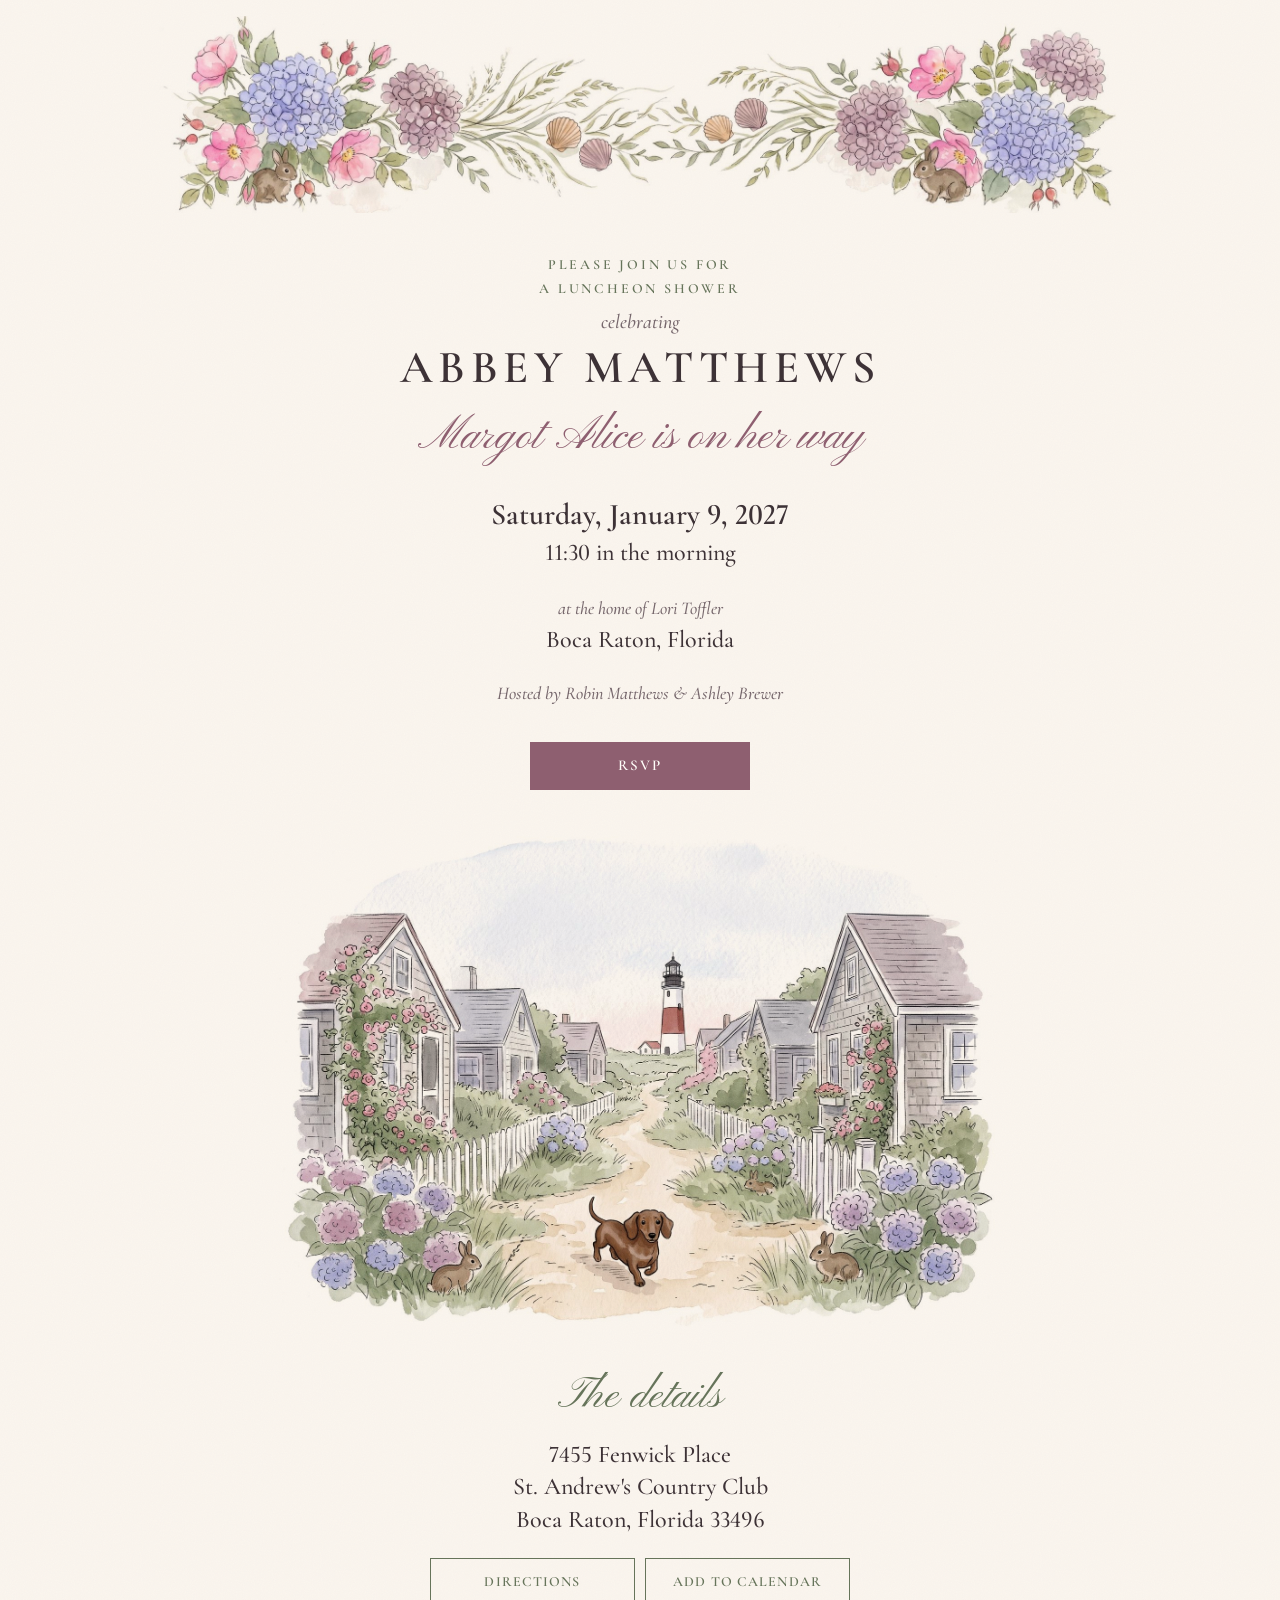
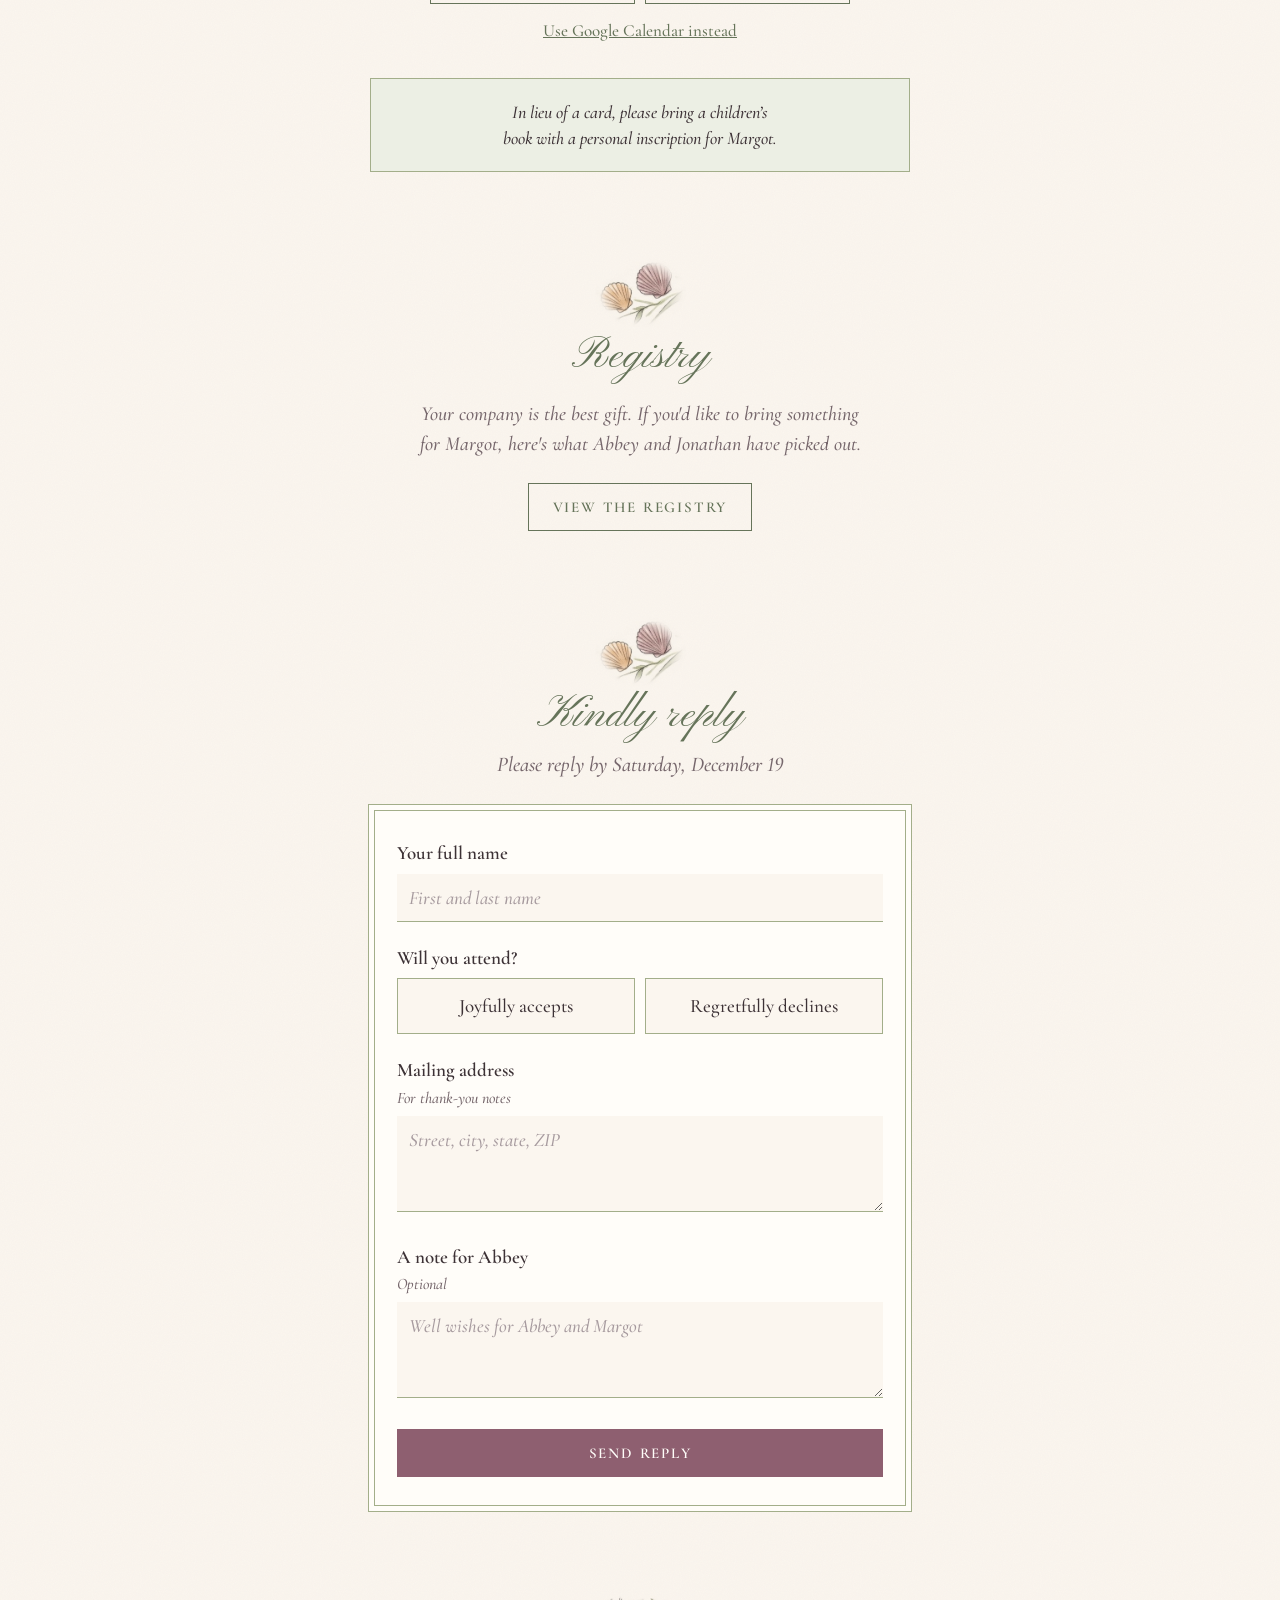
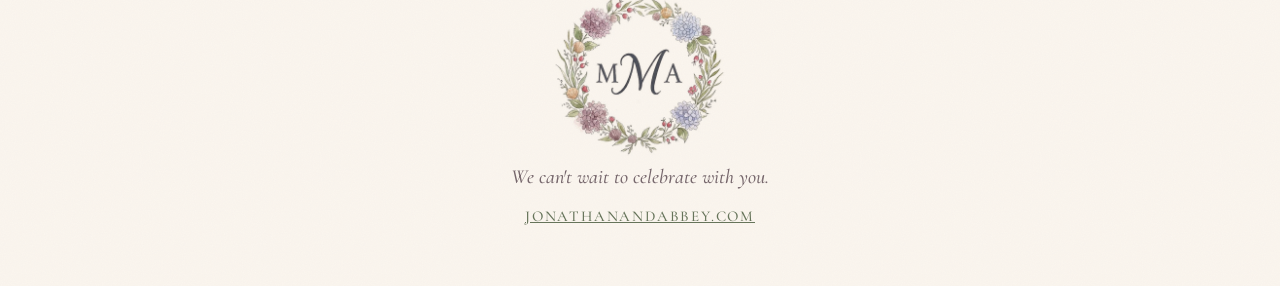
<file: index.html>
<!doctype html>
<html lang="en">
<head>
<meta charset="utf-8">
<meta name="viewport" content="width=device-width, initial-scale=1">
<title>A Luncheon Shower for Abbey Matthews</title>
<meta name="description" content="Margot Alice is on her way Saturday, January 9, 2027 in Boca Raton. Details, RSVP and registry.">
<!-- Link previews (iMessage, WhatsApp, Facebook, email) -->
<meta property="og:type" content="website">
<meta property="og:title" content="A Luncheon Shower for Abbey Matthews">
<meta property="og:description" content="Margot Alice is on her way Saturday, January 9 · Boca Raton. Tap to RSVP.">
<meta property="og:url" content="https://baby.jonathanandabbey.com/">
<meta property="og:image" content="https://baby.jonathanandabbey.com/og.jpg">
<meta property="og:image:width" content="1200">
<meta property="og:image:height" content="630">
<meta property="og:image:alt" content="Watercolor invitation: A Luncheon Shower celebrating Abbey Matthews">
<meta name="twitter:card" content="summary_large_image">
<meta name="theme-color" content="#FBF6EF">
<link rel="icon" href="favicon.png" type="image/png">
<link rel="apple-touch-icon" href="apple-touch-icon.png">
<link rel="preconnect" href="https://fonts.googleapis.com">
<link rel="preconnect" href="https://fonts.gstatic.com" crossorigin>
<link href="https://fonts.googleapis.com/css2?family=Cormorant+Garamond:ital,wght@0,500;0,600;1,500&family=Pinyon+Script&display=swap" rel="stylesheet">
<link rel="stylesheet" href="style.css">
<script src="config.js"></script>
</head>
<body>

<div class="garland"><img src="art/garland.jpg" alt="" width="2000" height="408"></div>

<main class="wrap">
  <header class="invite">
    <p class="lead" id="lead"></p>
    <p class="celebrating">celebrating</p>
    <h1 class="honoree" id="honoree"></h1>
    <p class="tagline" id="tagline"></p>
    <div class="facts">
      <p class="key date" id="date"></p>
      <p class="key time" id="time"></p>
      <p class="subtext venue" id="venue"></p>
      <p class="key town" id="town"></p>
      <p class="subtext hosts" id="hosts"></p>
    </div>
    <a class="btn primary cta" href="#rsvp">RSVP</a>
  </header>

  <div class="painting"><img src="art/sconset.jpg" alt="Watercolor of a rose-covered cottage lane in 'Sconset, Nantucket, with a dachshund trotting toward you, bunnies in the hydrangeas and Sankaty Head Lighthouse in the distance" width="1600" height="1085"></div>

  <section class="details" aria-labelledby="h-details">
    <h2 id="h-details">The details</h2>
    <div class="facts">
      <div class="key addr" id="addr"></div>
    </div>
    <div class="btn-row">
      <a class="btn" id="dir" target="_blank" rel="noopener">Directions</a>
      <button class="btn" type="button" id="cal">Add to calendar</button>
    </div>
    <p class="small-link" id="gcal-wrap"><a id="gcal" target="_blank" rel="noopener">Use Google Calendar instead</a></p>
    <ul class="notes hidden" id="notes"></ul>
  </section>

  <section aria-labelledby="h-registry">
    <img class="shell" src="art/shells.png" alt="">
    <h2 id="h-registry">Registry</h2>
    <p class="lede">Your company is the best gift. If you'd like to bring something for Margot, here's what Abbey and Jonathan have picked out.</p>
    <a class="btn" id="registry-btn" target="_blank" rel="noopener"></a>
  </section>

  <section id="rsvp" aria-labelledby="h-rsvp">
    <img class="shell" src="art/shells.png" alt="">
    <h2 id="h-rsvp">Kindly reply</h2>
    <p class="sub" id="rsvpby"></p>

    <div class="card">
      <div id="already" class="hidden" style="text-align:center">
        <p style="margin-top:0">You've already replied as <strong id="already-name"></strong>.</p>
        <button class="btn" type="button" id="rsvp-again">Reply for someone else</button>
      </div>

      <form id="rsvp-form" novalidate>
        <div class="field">
          <label class="lbl" for="name">Your full name</label>
          <input type="text" id="name" maxlength="80" autocomplete="name" placeholder="First and last name">
        </div>
        <fieldset class="field">
          <legend class="lbl">Will you attend?</legend>
          <div class="choices">
            <label class="choice"><input type="radio" name="attending" value="yes"><span>Joyfully accepts</span></label>
            <label class="choice"><input type="radio" name="attending" value="no"><span>Regretfully declines</span></label>
          </div>
        </fieldset>

        <div id="yes-fields" class="hidden">
          <div class="field">
            <label class="lbl" for="count">How many in your party?</label>
            <select id="count"></select>
          </div>
          <div id="guest-names"></div>
          <div class="field">
            <label class="lbl" for="contact">Email or phone <span class="opt">So we can send a reminder the week before</span></label>
            <input type="text" id="contact" maxlength="120" autocomplete="email" placeholder="you@email.com or (561) 555-0123">
          </div>
        </div>

        <div class="field">
          <label class="lbl" for="address">Mailing address <span class="opt">For thank-you notes</span></label>
          <textarea id="address" maxlength="300" rows="3" autocomplete="street-address" placeholder="Street, city, state, ZIP"></textarea>
        </div>
        <div class="field">
          <label class="lbl" for="note">A note for Abbey <span class="opt">Optional</span></label>
          <textarea id="note" maxlength="500" placeholder="Well wishes for Abbey and Margot"></textarea>
        </div>
        <div class="hp" aria-hidden="true"><label>Leave blank <input type="text" id="website" tabindex="-1" autocomplete="off"></label></div>
        <button class="btn primary wide" type="submit" id="submit">Send reply</button>
        <p class="err hidden" id="err" role="alert"></p>
      </form>

      <div id="done" class="done hidden" role="status">
        <img class="shell" src="art/shells.png" alt="">
        <h3 id="done-title"></h3>
        <p id="done-msg"></p>
      </div>

      <p class="demo hidden" id="demo">Preview mode: Firebase isn't connected yet, so replies aren't saved.</p>
    </div>
  </section>
</main>

<footer>
  <img class="mono" src="art/monogram.jpg" alt="Margot Alice Matthews monogram" width="700" height="656">
  <p>We can't wait to celebrate with you.</p>
  <a href="https://jonathanandabbey.com">jonathanandabbey.com</a>
</footer>

<script>
(function(){
  const E = window.SHOWER, FB = window.SHOWER_FIREBASE;
  const $ = id => document.getElementById(id);
  const esc = s => String(s).replace(/[&<>"']/g, c => ({"&":"&amp;","<":"&lt;",">":"&gt;",'"':"&quot;","'":"&#39;"}[c]));
  const soon = t => `<span class="soon">${t}</span>`;
  const store = {
    get(k){ try { return localStorage.getItem(k); } catch(e){ return null; } },
    set(k,v){ try { localStorage.setItem(k,v); } catch(e){} },
  };
  const ord = n => n + (n % 100 >= 11 && n % 100 <= 13 ? "th" : ({1:"st",2:"nd",3:"rd"}[n % 10] || "th"));
  const parts = (d, tz) => Object.fromEntries(new Intl.DateTimeFormat("en-US", {weekday:"long", month:"long", day:"numeric", year:"numeric", hour:"numeric", minute:"2-digit", hourCycle:"h23", timeZone:tz}).formatToParts(d).map(p => [p.type, p.value]));
  const clock = p => { const h = +p.hour % 12 || 12; return p.minute === "00" ? h + " o'clock" : h + ":" + p.minute; };
  const period = p => +p.hour < 12 ? "in the morning" : +p.hour < 17 ? "in the afternoon" : "in the evening";

  // Invitation text
  $("lead").innerHTML = `${esc(E.inviteLead)}<br>${esc(E.title.toLowerCase())}`;
  $("honoree").textContent = E.celebrating;
  E.tagline ? $("tagline").textContent = E.tagline : $("tagline").remove();
  E.hostedBy ? $("hosts").textContent = E.hostedBy.replace(" and ", " & ") : $("hosts").remove();
  const details = `${E.title} celebrating ${E.celebrating}. ${E.hostedBy || ""}. Details & RSVP: ${E.siteUrl}`;

  // When / where
  const start = new Date(E.start), end = E.end ? new Date(E.end) : new Date(start.getTime() + 3*3600e3);
  const tz = E.timeZone, lines = E.addressLines || [];
  const where = [E.venueName ? "Home of " + E.venueName.replace(/^the home of /i, "") : null, ...lines].filter(Boolean).join(", ");
  const p = parts(start, tz);
  const dayText = `${p.weekday}, ${p.month} ${+p.day}`;
  $("date").textContent = `${dayText}, ${p.year}`;
  $("time").textContent = E.end ? `${clock(p)} to ${clock(parts(end, tz))} ${period(parts(end, tz))}` : `${clock(p).replace(" o'clock", ":00")} ${period(p)}`;
  E.venueName ? $("venue").textContent = "at " + E.venueName : $("venue").remove();
  $("addr").innerHTML = lines.map(l => `<p>${esc(l)}</p>`).join("");
  lines.length ? $("town").textContent = lines[lines.length - 1].replace(/\s+\d{5}(-\d{4})?$/, "") : $("town").remove();

  const z = dt => dt.toISOString().replace(/[-:]/g, "").replace(/\.\d{3}/, "");
  const title = `${E.title} for ${E.celebrating}`;
  const gcal = "https://calendar.google.com/calendar/render?action=TEMPLATE&text=" + encodeURIComponent(title)
    + "&dates=" + z(start) + "/" + z(end) + "&details=" + encodeURIComponent(details) + "&location=" + encodeURIComponent(where);
  const isAndroid = /android/i.test(navigator.userAgent), isApple = /iphone|ipad|ipod|macintosh/i.test(navigator.userAgent);
  $("gcal").href = gcal;
  if (isAndroid) $("gcal-wrap").remove();
  $("cal").onclick = () => {
    if (isAndroid) return window.open(gcal, "_blank");
    const x = s => String(s).replace(/\\/g,"\\\\").replace(/;/g,"\\;").replace(/,/g,"\\,").replace(/\n/g,"\\n");
    const ics = ["BEGIN:VCALENDAR","VERSION:2.0","PRODID:-//jonathanandabbey//shower//EN","CALSCALE:GREGORIAN","BEGIN:VEVENT",
      "UID:shower-" + z(start) + "@jonathanandabbey.com","DTSTAMP:" + z(new Date()),"DTSTART:" + z(start),"DTEND:" + z(end),
      "SUMMARY:" + x(title),"LOCATION:" + x(where),"DESCRIPTION:" + x(details),"URL:" + E.siteUrl,
      "BEGIN:VALARM","TRIGGER:-P1D","ACTION:DISPLAY","DESCRIPTION:" + x(title + " is tomorrow"),"END:VALARM","END:VEVENT","END:VCALENDAR"].join("\r\n");
    const a = document.createElement("a");
    a.href = URL.createObjectURL(new Blob([ics], {type:"text/calendar"}));
    a.download = "luncheon-shower.ics"; document.body.appendChild(a); a.click(); a.remove();
  };
  const q = encodeURIComponent(E.mapQuery || where);
  $("dir").href = isApple ? `https://maps.apple.com/?q=${q}` : `https://www.google.com/maps/search/?api=1&query=${q}`;

  // RSVP-by
  if (E.rsvpBy) {
    const [y,m,d] = E.rsvpBy.split("-").map(Number);
    const by = new Date(y, m-1, d);
    $("rsvpby").textContent = "Please reply by " + new Intl.DateTimeFormat("en-US",{weekday:"long", month:"long", day:"numeric"}).format(by);
  } else { $("rsvpby").remove(); }

  // Notes
  if (E.notes && E.notes.length) { $("notes").innerHTML = E.notes.map(n => `<li>${esc(n)}</li>`).join(""); $("notes").classList.remove("hidden"); }

  // Registry
  const rb = $("registry-btn");
  if (E.registryUrl) { rb.href = E.registryUrl; rb.textContent = "View the registry"; }
  else { rb.textContent = "Registry coming soon"; rb.setAttribute("aria-disabled","true"); rb.removeAttribute("href"); }

  // RSVP form
  const form = $("rsvp-form"), countSel = $("count");
  for (let i = 1; i <= (E.maxPartySize || 6); i++) countSel.add(new Option(i === 1 ? "Just me" : i + " people, including me", i));
  const renderGuests = () => {
    const n = +countSel.value, box = $("guest-names"), keep = [...box.querySelectorAll("input")].map(i => i.value);
    let h = "";
    for (let i = 2; i <= n; i++) h += `<div class="field"><label class="lbl" for="g${i}">Guest ${i} full name</label><input type="text" id="g${i}" maxlength="80" placeholder="First and last name" value="${esc(keep[i-2] || "")}"></div>`;
    box.innerHTML = h;
  };
  countSel.addEventListener("change", renderGuests);
  form.addEventListener("change", e => {
    if (e.target.name === "attending") $("yes-fields").classList.toggle("hidden", e.target.value !== "yes");
  });

  const demo = !FB || !FB.apiKey || FB.apiKey.startsWith("PASTE");
  if (demo) $("demo").classList.remove("hidden");

  let dbPromise = null;
  const getDb = () => dbPromise || (dbPromise = (async () => {
    const base = "https://www.gstatic.com/firebasejs/10.12.2/";
    const [{initializeApp}, db] = await Promise.all([import(base+"firebase-app.js"), import(base+"firebase-database.js")]);
    return { db: db.getDatabase(initializeApp(FB)), ...db };
  })());

  const prev = store.get("shower_rsvp_name");
  if (prev) { $("already-name").textContent = prev; $("already").classList.remove("hidden"); form.classList.add("hidden"); }
  $("rsvp-again").onclick = () => {
    $("already").classList.add("hidden"); $("done").classList.add("hidden");
    form.reset(); form.classList.remove("hidden"); $("yes-fields").classList.add("hidden"); $("guest-names").innerHTML = ""; $("name").focus();
  };

  const fail = (msg, el) => { $("err").textContent = msg; $("err").classList.remove("hidden"); if (el) el.focus(); };

  form.addEventListener("submit", async e => {
    e.preventDefault();
    $("err").classList.add("hidden");
    const name = $("name").value.trim().slice(0, 80);
    const att = form.querySelector("input[name=attending]:checked");
    if (!name) return fail("Add your full name so the hosts know who's replying.", $("name"));
    if (!att) return fail("Choose whether you'll attend.");
    const attending = att.value === "yes";
    const rec = { name, attending, count: attending ? +countSel.value : 0 };
    if (attending) {
      const guests = [...$("guest-names").querySelectorAll("input")].map(i => i.value.trim().slice(0, 80));
      const missing = guests.findIndex(g => !g);
      if (missing > -1) return fail(`Add Guest ${missing + 2}'s full name for the gate list.`, $("g" + (missing + 2)));
      if (guests.length) rec.guests = guests;
      const contact = $("contact").value.trim().slice(0, 120);
      if (contact) rec.contact = contact;
    }
    const address = $("address").value.trim().slice(0, 300);
    if (address) rec.address = address;
    const note = $("note").value.trim().slice(0, 500);
    if (note) rec.note = note;

    const done = () => {
      store.set("shower_rsvp_name", name);
      form.classList.add("hidden");
      $("done-title").textContent = attending ? "Thank you!" : "We'll miss you";
      $("done-msg").textContent = attending
        ? `We have you down for ${rec.count === 1 ? "1 guest" : rec.count + " guests"}.` + (dayText ? ` See you ${dayText}.` : "")
        : "Thank you for letting us know.";
      $("done").classList.remove("hidden");
    };

    if ($("website").value) return done();   // honeypot: bots get a fake success
    if (demo) return done();

    const btn = $("submit"); btn.disabled = true; btn.textContent = "Sending…";
    try {
      const { db, ref, push, serverTimestamp } = await getDb();
      rec.ts = serverTimestamp();
      await push(ref(db, "rsvps"), rec);
      done();
    } catch (err) {
      console.error(err);
      fail("Your reply didn't send. Check your connection and try again, or text Jonathan.");
    } finally {
      btn.disabled = false; btn.textContent = "Send reply";
    }
  });
})();
</script>
</body>
</html>
</file>
<file: style.css>
:root{
  --cream:#FBF6EF;
  --paper:#FFFDF9;
  --ink:#3D3236;        /* warm plum-charcoal */
  --ink-soft:#76676C;
  --mauve:#B98A9A;      /* gingham + rules */
  --mauve-deep:#8E5F70; /* buttons, links */
  --blush:#EFDDE0;
  --script:"Pinyon Script", "Snell Roundhand", cursive;
  --serif:"Cormorant Garamond", "Cormorant", Garamond, Georgia, serif;
}
*{box-sizing:border-box}
html{-webkit-text-size-adjust:100%; scroll-behavior:smooth}
body{
  margin:0; color:var(--ink); font-family:var(--serif); font-weight:500; font-size:20px; line-height:1.5;
  background-color:var(--cream);
  /* faint paper tooth */
  background-image:url("data:image/svg+xml,%3Csvg xmlns='http://www.w3.org/2000/svg' width='180' height='180'%3E%3Cfilter id='n'%3E%3CfeTurbulence type='fractalNoise' baseFrequency='.9' numOctaves='2' stitchTiles='stitch'/%3E%3CfeColorMatrix values='0 0 0 0 .45 0 0 0 0 .38 0 0 0 0 .35 0 0 0 .05 0'/%3E%3C/filter%3E%3Crect width='100%25' height='100%25' filter='url(%23n)'/%3E%3C/svg%3E");
}
.wrap{max-width:600px; margin:0 auto; padding:0 clamp(18px, 6vw, 28px)}

/* ── Hero: the invitation */
.garland{max-width:980px; margin:0 auto; padding:10px 6px 0}
.garland img{display:block; width:100%; height:auto; mix-blend-mode:multiply}
.invite{text-align:center; padding:26px 0 60px}
.painting{margin:4px -16px 0; mix-blend-mode:multiply}
.painting img{display:block; width:100%; height:auto; mix-blend-mode:multiply}
.caps{font-weight:600; font-size:14px; letter-spacing:.2em; text-transform:uppercase; line-height:1.9; margin:0}
h1{font-family:var(--script); font-weight:400; font-size:clamp(28px,7.6vw,38px); line-height:1.15; margin:6px 0 6px; color:var(--ink)}
.celebrating{font-style:italic; font-size:21px; margin:0}
.honoree{font-weight:600; font-size:clamp(23px,6.8vw,34px); line-height:1.15; letter-spacing:.14em; text-transform:uppercase; margin:4px 0 0}
.tagline{font-family:var(--script); font-size:clamp(23px,6.2vw,28px); color:var(--mauve-deep); margin:12px 0 0; line-height:1.3}
.rule{width:56px; height:1px; background:var(--mauve); margin:34px auto}
.at{font-style:italic; margin:18px 0 0}
.venue{font-family:var(--script); font-size:32px; line-height:1.2; margin:2px 0 4px}
.hosts{font-style:italic; color:var(--ink-soft); margin:14px 0 0}
.facts p{margin:0; font-size:21px; line-height:1.4}
.facts .date{font-weight:600; font-size:23px}
.facts .venue{font-family:var(--serif); font-style:italic; font-size:18px; color:var(--ink-soft); margin-top:14px}
.facts .hosts{margin-top:16px; font-size:18px}
.invite .cta{margin-top:32px; min-width:220px}
.small-link{margin:14px 0 0; font-size:17px}
.small-link a{color:var(--mauve-deep)}

/* ── Buttons */
.btn{display:inline-flex; align-items:center; justify-content:center; min-height:48px; padding:10px 24px;
  font-family:var(--serif); font-weight:600; font-size:15px; letter-spacing:.12em; text-transform:uppercase;
  border:1px solid var(--mauve-deep); background:transparent; color:var(--mauve-deep); text-decoration:none; cursor:pointer;
  transition:background .2s, color .2s}
.btn:hover{background:var(--blush)}
.btn.primary{background:var(--mauve-deep); color:var(--paper)}
.btn.primary:hover{background:#7A4F60}
.btn.wide{width:100%}
.btn[aria-disabled="true"],.btn:disabled{opacity:.45; pointer-events:none}
.btn-row{display:flex; flex-wrap:wrap; justify-content:center; gap:10px; margin-top:16px}
.btn-row .btn{min-height:46px; padding:8px 18px; font-size:14px}
:focus-visible{outline:2px solid var(--mauve-deep); outline-offset:3px}

/* ── Sections */
section{padding:44px 0 52px; text-align:center}
.shell{display:block; width:92px; height:auto; margin:0 auto 4px; mix-blend-mode:multiply}
.sub{margin:-10px 0 24px; font-style:italic; font-size:21px; color:var(--ink-soft)}
.label{font-weight:600; font-size:13px; letter-spacing:.2em; text-transform:uppercase; color:var(--ink-soft); margin:0 0 6px}
h2{font-family:var(--script); font-weight:400; font-size:44px; line-height:1.1; margin:0 0 22px}
.block{margin:0 0 34px}
.block:last-child{margin-bottom:0}
.block p{margin:0}
.soon{font-style:italic; color:var(--ink-soft)}
.notes{list-style:none; margin:34px 0 0; padding:0; font-style:italic; color:var(--ink-soft)}
.notes li{margin:6px 0}
.lede{margin:0 auto 24px; max-width:30em; color:var(--ink-soft); font-style:italic}

/* ── RSVP card */
.card{background:var(--paper); border:1px solid var(--mauve); outline:1px solid var(--mauve); outline-offset:-7px; padding:clamp(24px,6vw,34px) clamp(18px,5vw,28px); text-align:left}
.field{margin:0 0 22px; border:0; padding:0; min-width:0}
.lbl{display:block; font-weight:600; font-size:19px; margin:0 0 6px; padding:0; color:var(--ink)}
.opt{font-weight:500; font-style:italic; color:var(--ink-soft); font-size:16px}
input[type=text],input[type=password],select,textarea{width:100%; font-family:var(--serif); font-weight:500; font-size:19px; color:var(--ink); background:var(--cream);
  border:0; border-bottom:1px solid var(--mauve); border-radius:0; padding:12px 12px; -webkit-appearance:none; appearance:none}
input[type=text]:focus,input[type=password]:focus,select:focus,textarea:focus{outline:none; border-bottom-color:var(--mauve-deep); box-shadow:0 1px 0 var(--mauve-deep)}
textarea{min-height:96px; resize:vertical}
select{background-image:linear-gradient(45deg,transparent 50%,var(--mauve-deep) 50%),linear-gradient(135deg,var(--mauve-deep) 50%,transparent 50%);
  background-position:calc(100% - 20px) 52%,calc(100% - 14px) 52%; background-size:6px 6px; background-repeat:no-repeat}
::placeholder{color:#A69A9E; font-style:italic}
.choices{display:grid; grid-template-columns:1fr 1fr; gap:10px}
.choice{position:relative}
.choice input{position:absolute; opacity:0; inset:0; margin:0; cursor:pointer}
.choice span{display:flex; align-items:center; justify-content:center; text-align:center; min-height:56px; padding:8px; line-height:1.25;
  border:1px solid var(--mauve); background:var(--cream); font-size:19px; transition:background .2s}
.choice input:checked + span{background:var(--blush); border-color:var(--mauve-deep); box-shadow:inset 0 0 0 1px var(--mauve-deep)}
.choice input:focus-visible + span{outline:2px solid var(--mauve-deep); outline-offset:3px}
.err{color:#9B2C45; font-weight:600; margin:14px 0 0; text-align:center}
.done{text-align:center}
.done h3{font-family:var(--script); font-weight:400; font-size:44px; margin:0 0 4px}
.done p{margin:0; color:var(--ink-soft); font-style:italic}
.demo{font-size:15px; font-style:italic; background:#F6EBCD; padding:8px 12px; margin:22px 0 0; text-align:center}
.hp{position:absolute; left:-10000px; width:1px; height:1px; overflow:hidden}
.hidden{display:none !important}

footer{text-align:center; padding:12px 26px 56px; color:var(--ink-soft); font-style:italic}
footer .sig{font-family:var(--script); font-style:normal; font-size:30px; color:var(--ink); display:block; margin-top:2px}
footer a{color:var(--mauve-deep); font-style:normal; font-size:15px; letter-spacing:.12em; text-transform:uppercase}

/* ── Gentle entrance */
@keyframes rise{from{opacity:0; transform:translateY(10px)} to{opacity:1; transform:none}}
.invite > *{animation:rise .9s ease-out both}
.invite > *:nth-child(2){animation-delay:.12s} .invite > *:nth-child(3){animation-delay:.24s}
.invite > *:nth-child(4){animation-delay:.3s}  .invite > *:nth-child(5){animation-delay:.42s}
.invite > *:nth-child(n+6){animation-delay:.55s}
@media (prefers-reduced-motion: reduce){
  .invite > *{animation:none !important}
  html{scroll-behavior:auto}
}

/* ── Admin */
.stats{display:grid; grid-template-columns:repeat(2,1fr); gap:10px}
.stat{background:var(--paper); border:1px solid rgba(185,138,154,.5); padding:16px 10px}
.stat b{display:block; font-weight:600; font-size:38px; line-height:1}
.stat span{font-size:13px; letter-spacing:.14em; text-transform:uppercase; color:var(--ink-soft)}
.row{display:grid; grid-template-columns:1fr auto; gap:2px 12px; padding:14px 0; border-top:1px solid rgba(185,138,154,.35); text-align:left}
.row:first-child{border-top:0}
.row .name{font-weight:600}
.tag{font-size:12px; font-weight:600; letter-spacing:.12em; padding:1px 8px; margin-left:6px; vertical-align:2px}
.tag.yes{background:var(--blush)} .tag.no{background:#ECE7E2}
.row .note{grid-column:1/-1; font-style:italic; color:var(--ink-soft)}
.linkbtn{font:inherit; font-size:15px; background:none; border:0; padding:0; color:var(--mauve-deep); text-decoration:underline; cursor:pointer}

footer .mono{display:block; margin:0 auto 6px; width:170px; height:auto; mix-blend-mode:multiply}
footer p{margin:0 0 8px}

/* readability polish */
h1,h2,h3,.tagline,.sub,.lede,.hosts,.done p,.facts p{text-wrap:balance}
.opt{display:block; font-size:16px; margin-top:1px}
.invite .btn-row{max-width:420px; margin-left:auto; margin-right:auto}
.invite .btn-row .btn{flex:1 1 150px}
.invite .btn-row .btn{white-space:nowrap; letter-spacing:.08em; padding:8px 12px}

/* ── Invitation hierarchy: key facts are the figures, connectors are subtext */
.invite .lead{font-weight:600; font-size:13px; letter-spacing:.2em; text-transform:uppercase; color:var(--ink-soft); margin:6px 0 0; line-height:1.7}
.invite .celebrating{font-size:18px; color:var(--ink-soft); margin:6px 0 0}
.invite .honoree{font-family:var(--serif); font-weight:600; font-size:clamp(24px,7vw,40px); line-height:1.15; letter-spacing:.12em; color:var(--ink); margin:4px 0 0}
.invite .tagline{font-size:clamp(28px,8.4vw,42px); margin:8px 0 0; line-height:1.2}
.facts .key{color:var(--ink)}
.facts .date{font-size:clamp(23px,6.4vw,27px); font-weight:600}
.facts #time{font-size:clamp(21px,5.8vw,24px)}
.facts .addr p{font-size:clamp(20px,5.6vw,23px); line-height:1.35}
.facts .subtext{font-style:italic; font-size:17px; color:var(--ink-soft)}
.facts .venue{margin:18px 0 2px}
.facts .hosts{margin-top:18px}

.invite .notes{list-style:none; margin:26px auto 0; padding:14px 18px; max-width:30em; background:var(--paper); border:1px solid rgba(185,138,154,.45);
  font-style:italic; font-size:18px; line-height:1.45; color:var(--ink); text-wrap:balance}

/* ── Date lockup: MONTH / WEEKDAY | big day | YEAR / time */
.datelock{max-width:340px; margin:4px auto 0; color:var(--ink)}
.datelock p{margin:0}
.dl-month{font-weight:600; font-size:15px; letter-spacing:.34em; padding-left:.34em; text-transform:uppercase; margin-bottom:6px !important}
.dl-row{display:grid; grid-template-columns:1fr auto 1fr; align-items:center}
.dl-side{border-top:1px solid var(--mauve); border-bottom:1px solid var(--mauve); padding:7px 0 6px .24em;
  font-weight:600; font-size:13.5px; letter-spacing:.24em; text-transform:uppercase; line-height:1.3}
.dl-day{font-weight:500; font-size:66px; line-height:.95; padding:0 18px 4px; font-variant-numeric:lining-nums; font-feature-settings:"lnum" 1}
.dl-time{font-size:21px !important; margin-top:10px !important}
.facts, .datelock, .sub, .done{font-variant-numeric:lining-nums; font-feature-settings:"lnum" 1}

/* ── Airier invitation, details section mirrors the card back */
.invite{padding:30px 0 44px}
.invite .facts{margin-top:30px}
.facts .venue{margin:26px 0 2px}
.facts .town{font-size:clamp(20px,5.6vw,23px)}
.facts .hosts{margin-top:24px}
.invite .cta{margin-top:36px}
.details{padding-top:36px}
.details .btn-row{max-width:420px; margin:22px auto 0}
.details .btn-row .btn{flex:1 1 150px; white-space:nowrap; letter-spacing:.08em; padding:8px 12px}
.details .notes{list-style:none; margin:34px auto 0; padding:14px 18px; max-width:30em; background:var(--paper); border:1px solid rgba(185,138,154,.45);
  font-style:italic; font-size:18px; line-height:1.45; color:var(--ink); text-wrap:balance}

/* ── Spacing system: one rhythm for the whole page ───────────────────── */
:root{ --gap: clamp(60px, 11vw, 84px); --gap-sm: clamp(34px, 7vw, 46px); }
.garland{padding-top:clamp(8px, 2vw, 16px)}
.invite{padding:clamp(24px, 6vw, 34px) 0 0}
.painting{margin:var(--gap-sm) -16px 0}
main > section{padding:0; margin:var(--gap) 0 0}
main > section.details{margin-top:var(--gap-sm)}
main > section .shell{margin-bottom:6px}
main > section h2{margin-bottom:18px}
.details .facts{margin-top:0}
footer{padding:var(--gap) 26px clamp(40px, 8vw, 56px)}
/* larger screens: let the painting breathe a little wider than the text column */
@media (min-width: 720px){
  .painting{margin-left:-90px; margin-right:-90px}
}
main > section.details{padding-top:0}
@media (min-width: 720px){
  .invite .lead{font-size:14px}
  .invite .celebrating{font-size:20px}
  .invite .honoree{font-size:46px}
  .invite .tagline{font-size:46px}
  .datelock{max-width:380px}
  .dl-month{font-size:16px}
  .dl-side{font-size:14.5px}
  .dl-day{font-size:76px}
  .dl-time{font-size:23px !important}
  .facts .town, .facts .addr p{font-size:24px}
  .facts .subtext{font-size:18px}
}

/* ── Traditional date line */
.facts .date{font-weight:600; font-size:clamp(23px,6.4vw,27px); line-height:1.3}
.facts .time{font-size:clamp(21px,5.8vw,24px); margin-top:2px}
@media (min-width: 720px){ .facts .date{font-size:30px} .facts .time{font-size:25px} }

/* ── Sage accents ───────────────────────────────────────────────────── */
:root{ --sage:#A3AE8A; --sage-deep:#66745A; --sage-mist:#ECEFE4; --hydrangea:#A7AEDB; }
.invite .lead{color:var(--sage-deep)}
main > section h2, .details h2{color:var(--sage-deep)}
.btn{border-color:var(--sage-deep); color:var(--sage-deep)}
.btn:hover{background:var(--sage-mist)}
.btn.primary{border-color:var(--mauve-deep); background:var(--mauve-deep); color:var(--paper)}
.btn.primary:hover{background:#7A4F60}
.small-link a, footer a{color:var(--sage-deep)}
.details .notes, .invite .notes{background:var(--sage-mist); border-color:var(--sage)}
.card{border-color:var(--sage); outline-color:var(--sage)}
input[type=text],input[type=password],select,textarea{border-bottom-color:var(--sage)}
input[type=text]:focus,input[type=password]:focus,select:focus,textarea:focus{border-bottom-color:var(--sage-deep); box-shadow:0 1px 0 var(--sage-deep)}
.choice span{border-color:var(--sage)}
.choice input:checked + span{background:var(--sage-mist); border-color:var(--sage-deep); box-shadow:inset 0 0 0 1px var(--sage-deep)}
:focus-visible{outline-color:var(--sage-deep)}
/* host portal */
.stat{background:var(--sage-mist); border-color:var(--sage)}
.tag.yes{background:var(--sage-mist)}
.tabs button{border-color:var(--sage)}
.tabs button[aria-selected="true"]{background:var(--sage-deep); border-color:var(--sage-deep)}
.list{border-color:var(--sage)}
.linkbtn{color:var(--sage-deep)}
.invite .tagline{margin-top:14px}
@media (min-width:720px){ .invite .tagline{margin-top:16px} }
</file>
